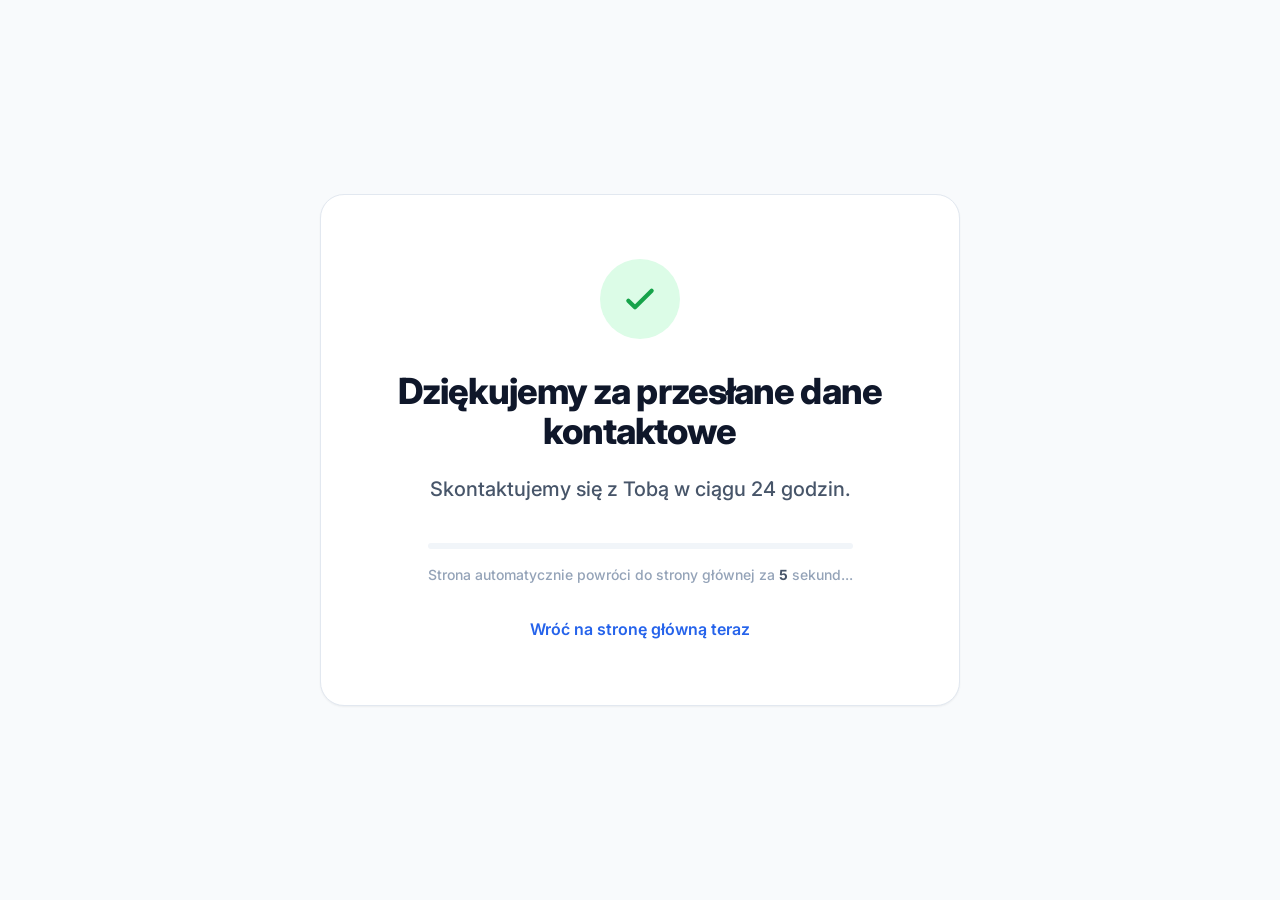
<file: dziekujemy.html>
<!DOCTYPE html>
<html lang="pl">

<head>
    <!-- Google Consent Mode V2 - Domyślne Ustawienia -->
    <script>
        window.dataLayer = window.dataLayer || [];
        function gtag() { dataLayer.push(arguments); }
        gtag('consent', 'default', {
            'analytics_storage': 'denied',
            'ad_storage': 'denied',
            'ad_user_data': 'denied',
            'ad_personalization': 'denied',
            'wait_for_update': 2000
        });
    </script>

    <!-- Google Tag Manager -->
    <script>(function (w, d, s, l, i) {
            w[l] = w[l] || []; w[l].push({
                'gtm.start':
                    new Date().getTime(), event: 'gtm.js'
            }); var f = d.getElementsByTagName(s)[0],
                j = d.createElement(s), dl = l != 'dataLayer' ? '&l=' + l : ''; j.async = true; j.src =
                    'https://www.googletagmanager.com/gtm.js?id=' + i + dl; f.parentNode.insertBefore(j, f);
        })(window, document, 'script', 'dataLayer', 'GTM-5RVBKJGM');</script>
    <!-- End Google Tag Manager -->

    <meta charset="UTF-8">
    <meta name="viewport" content="width=device-width, initial-scale=1.0">
    <title>Dziękujemy | System Targowy</title>
    <link rel="canonical" href="https://systemtargowy.pl/dziekujemy.html">
    <link rel="icon" type="image/svg+xml" href="favicon.svg">

    <!-- Open Graph -->
    <meta property="og:type" content="website">
    <meta property="og:url" content="https://systemtargowy.pl/dziekujemy.html">
    <meta property="og:title" content="Dziękujemy | System Targowy">
    <meta property="og:description" content="Dziękujemy za kontakt. Odezwiemy się wkrótce.">
    <meta property="og:locale" content="pl_PL">
    <meta property="og:site_name" content="System Targowy">
    <meta property="og:image" content="https://systemtargowy.pl/og-image.png">
    <meta property="og:image:width" content="1200">
    <meta property="og:image:height" content="630">
    <meta property="og:image:alt" content="System Targowy – automatyczna obsługa kontaktów po targach">

    <!-- Google Fonts: Inter -->
    <link rel="preconnect" href="https://fonts.googleapis.com">
    <link rel="preconnect" href="https://fonts.gstatic.com" crossorigin>
    <link href="https://fonts.googleapis.com/css2?family=Inter:wght@300;400;500;600;700;800&display=swap"
        rel="stylesheet">

    <!-- Tailwind CSS (local build) -->
    <link rel="stylesheet" href="css/style.css">

</head>

<body
    class="font-sans text-slate-900 antialiased bg-slate-50 selection:bg-blue-100 selection:text-blue-900 h-screen flex flex-col items-center justify-center">
    <!-- Google Tag Manager (noscript) -->
    <noscript><iframe src="https://www.googletagmanager.com/ns.html?id=GTM-5RVBKJGM" height="0" width="0"
            style="display:none;visibility:hidden"></iframe></noscript>
    <!-- End Google Tag Manager (noscript) -->

    <main class="max-w-2xl w-full mx-auto px-4 text-center">
        <div class="bg-white rounded-3xl shadow-sm border border-slate-200 p-10 md:p-16 flex flex-col items-center">

            <div class="w-20 h-20 bg-green-100 rounded-full flex items-center justify-center mb-8 shrink-0">
                <svg class="w-10 h-10 text-green-600" fill="none" viewBox="0 0 24 24" stroke="currentColor"
                    stroke-width="2.5">
                    <path stroke-linecap="round" stroke-linejoin="round" d="M5 13l4 4L19 7" />
                </svg>
            </div>

            <h1 class="text-3xl md:text-4xl font-extrabold text-slate-900 mb-6 tracking-tight">Dziękujemy za przesłane
                dane kontaktowe</h1>

            <p class="text-lg md:text-xl text-slate-600 font-medium mb-10 leading-relaxed max-w-lg">
                Skontaktujemy się z Tobą w ciągu 24 godzin.
            </p>

            <div class="flex flex-col items-center">
                <div class="w-full bg-slate-100 rounded-full h-1.5 mb-4 overflow-hidden relative">
                    <div id="progressBar" class="bg-blue-600 h-1.5 rounded-full absolute top-0 left-0 w-full"
                        style="transition: width 6s linear;"></div>
                </div>
                <p class="text-sm text-slate-400 font-medium">Strona automatycznie powróci do strony głównej za <span
                        id="countdownText" class="text-slate-600 font-bold">6</span> sekund...</p>
            </div>

            <a href="index.html"
                class="mt-8 text-blue-600 font-semibold hover:text-blue-700 transition-colors inline-block">
                Wróć na stronę główną teraz
            </a>
        </div>
    </main>

    <script>
        document.addEventListener('DOMContentLoaded', () => {
            const progressBar = document.getElementById('progressBar');
            const countdownText = document.getElementById('countdownText');
            let timeLeft = 6;

            // Animacja loadera paska
            setTimeout(() => {
                progressBar.style.width = '0%';
            }, 50);

            // Odliczanie sekund
            const interval = setInterval(() => {
                timeLeft--;
                countdownText.innerText = timeLeft;
                if (timeLeft <= 0) {
                    clearInterval(interval);
                    window.location.href = 'index.html';
                }
            }, 1000);
        });
    </script>
</body>

</html>
</file>
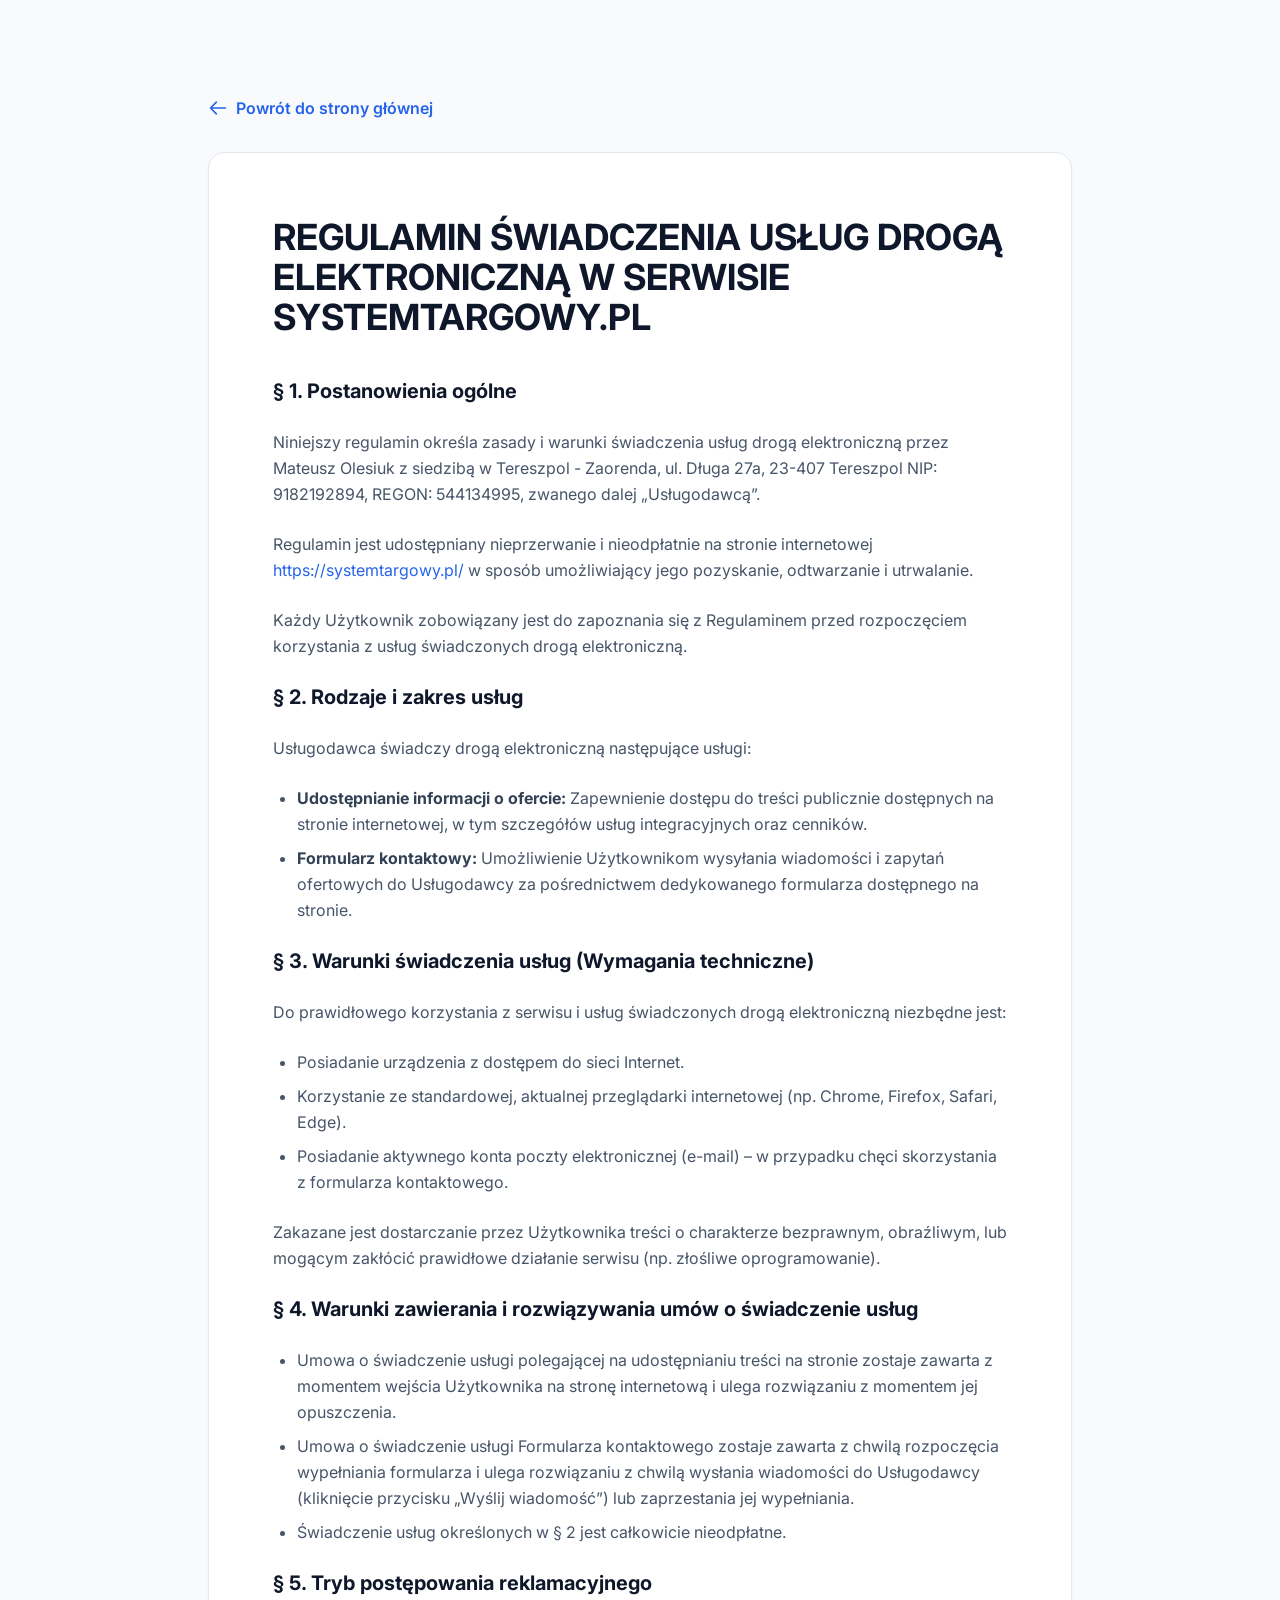
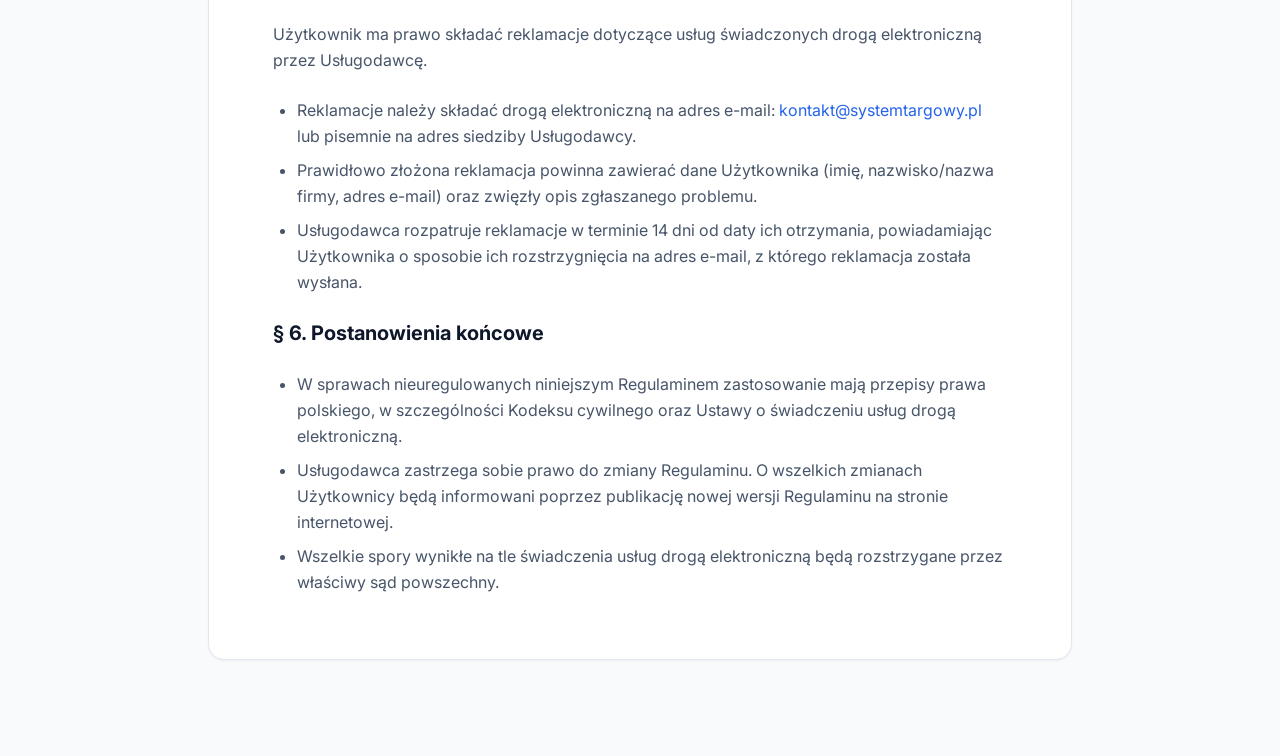
<file: regulamin.html>
<!DOCTYPE html>
<html lang="pl">

<head>
    <!-- Google Consent Mode V2 - Domyślne Ustawienia -->
    <script>
        window.dataLayer = window.dataLayer || [];
        function gtag() { dataLayer.push(arguments); }
        gtag('consent', 'default', {
            'analytics_storage': 'denied',
            'ad_storage': 'denied',
            'ad_user_data': 'denied',
            'ad_personalization': 'denied',
            'wait_for_update': 2000
        });
    </script>

    <!-- Google Tag Manager -->
    <script>(function (w, d, s, l, i) {
            w[l] = w[l] || []; w[l].push({
                'gtm.start':
                    new Date().getTime(), event: 'gtm.js'
            }); var f = d.getElementsByTagName(s)[0],
                j = d.createElement(s), dl = l != 'dataLayer' ? '&l=' + l : ''; j.async = true; j.src =
                    'https://www.googletagmanager.com/gtm.js?id=' + i + dl; f.parentNode.insertBefore(j, f);
        })(window, document, 'script', 'dataLayer', 'GTM-5RVBKJGM');</script>
    <!-- End Google Tag Manager -->

    <meta charset="UTF-8">
    <meta name="viewport" content="width=device-width, initial-scale=1.0">
    <title>Regulamin | System Targowy</title>
    <link rel="canonical" href="https://systemtargowy.pl/regulamin.html">
    <link rel="icon" type="image/svg+xml" href="favicon.svg">

    <!-- Open Graph -->
    <meta property="og:type" content="website">
    <meta property="og:url" content="https://systemtargowy.pl/regulamin.html">
    <meta property="og:title" content="Regulamin | System Targowy">
    <meta property="og:description" content="Regulamin świadczenia usług serwisu systemtargowy.pl.">
    <meta property="og:locale" content="pl_PL">
    <meta property="og:site_name" content="System Targowy">
    <meta property="og:image" content="https://systemtargowy.pl/og-image.png">
    <meta property="og:image:width" content="1200">
    <meta property="og:image:height" content="630">
    <meta property="og:image:alt" content="System Targowy – automatyczna obsługa kontaktów po targach">

    <!-- Google Fonts: Inter -->
    <link rel="preconnect" href="https://fonts.googleapis.com">
    <link rel="preconnect" href="https://fonts.gstatic.com" crossorigin>
    <link href="https://fonts.googleapis.com/css2?family=Inter:wght@300;400;500;600;700;800&display=swap"
        rel="stylesheet">

    <!-- Tailwind CSS (local build) -->
    <link rel="stylesheet" href="css/style.css">
</head>

<body class="font-sans text-slate-900 antialiased bg-slate-50 selection:bg-blue-100 selection:text-blue-900">
    <!-- Google Tag Manager (noscript) -->
    <noscript><iframe src="https://www.googletagmanager.com/ns.html?id=GTM-5RVBKJGM" height="0" width="0"
            style="display:none;visibility:hidden"></iframe></noscript>
    <!-- End Google Tag Manager (noscript) -->

    <main class="max-w-4xl mx-auto px-4 py-16 md:py-24">

        <a href="index.html"
            class="inline-flex items-center text-blue-600 hover:text-blue-700 font-semibold mb-8 transition-colors">
            <svg class="w-5 h-5 mr-2" fill="none" viewBox="0 0 24 24" stroke="currentColor" stroke-width="2">
                <path stroke-linecap="round" stroke-linejoin="round" d="M10 19l-7-7m0 0l7-7m-7 7h18" />
            </svg>
            Powrót do strony głównej
        </a>

        <div class="bg-white rounded-2xl shadow-sm border border-slate-200 p-8 md:p-12 lg:p-16">
            <h1 class="text-3xl md:text-4xl font-bold text-slate-900 mb-8">REGULAMIN ŚWIADCZENIA USŁUG DROGĄ
                ELEKTRONICZNĄ W SERWISIE SYSTEMTARGOWY.PL</h1>

            <div class="text-slate-600 leading-relaxed space-y-6">

                <h2 class="text-xl font-bold text-slate-900 mt-10 mb-4">§ 1. Postanowienia ogólne</h2>
                <p>Niniejszy regulamin określa zasady i warunki świadczenia usług drogą elektroniczną przez Mateusz
                    Olesiuk z siedzibą w Tereszpol - Zaorenda, ul. Długa 27a, 23-407 Tereszpol NIP: 9182192894, REGON:
                    544134995, zwanego dalej „Usługodawcą”.</p>
                <p>Regulamin jest udostępniany nieprzerwanie i nieodpłatnie na stronie internetowej <a
                        href="https://systemtargowy.pl/"
                        class="text-blue-600 hover:underline">https://systemtargowy.pl/</a> w sposób umożliwiający jego
                    pozyskanie, odtwarzanie i utrwalanie.</p>
                <p>Każdy Użytkownik zobowiązany jest do zapoznania się z Regulaminem przed rozpoczęciem korzystania z
                    usług świadczonych drogą elektroniczną.</p>

                <h2 class="text-xl font-bold text-slate-900 mt-10 mb-4">§ 2. Rodzaje i zakres usług</h2>
                <p>Usługodawca świadczy drogą elektroniczną następujące usługi:</p>
                <ul class="list-disc pl-6 space-y-2 mt-2">
                    <li><strong class="text-slate-700">Udostępnianie informacji o ofercie:</strong> Zapewnienie dostępu
                        do treści publicznie dostępnych na stronie internetowej, w tym szczegółów usług integracyjnych oraz cenników.</li>
                    <li><strong class="text-slate-700">Formularz kontaktowy:</strong> Umożliwienie Użytkownikom
                        wysyłania wiadomości i zapytań ofertowych do Usługodawcy za pośrednictwem dedykowanego
                        formularza dostępnego na stronie.</li>
                </ul>

                <h2 class="text-xl font-bold text-slate-900 mt-10 mb-4">§ 3. Warunki świadczenia usług (Wymagania
                    techniczne)</h2>
                <p>Do prawidłowego korzystania z serwisu i usług świadczonych drogą elektroniczną niezbędne jest:</p>
                <ul class="list-disc pl-6 space-y-2 mt-2">
                    <li>Posiadanie urządzenia z dostępem do sieci Internet.</li>
                    <li>Korzystanie ze standardowej, aktualnej przeglądarki internetowej (np. Chrome, Firefox, Safari,
                        Edge).</li>
                    <li>Posiadanie aktywnego konta poczty elektronicznej (e-mail) – w przypadku chęci skorzystania z
                        formularza kontaktowego.</li>
                </ul>
                <p>Zakazane jest dostarczanie przez Użytkownika treści o charakterze bezprawnym, obraźliwym, lub mogącym
                    zakłócić prawidłowe działanie serwisu (np. złośliwe oprogramowanie).</p>

                <h2 class="text-xl font-bold text-slate-900 mt-10 mb-4">§ 4. Warunki zawierania i rozwiązywania umów o
                    świadczenie usług</h2>
                <ul class="list-disc pl-6 space-y-2 mt-2">
                    <li>Umowa o świadczenie usługi polegającej na udostępnianiu treści na stronie zostaje zawarta z
                        momentem wejścia Użytkownika na stronę internetową i ulega rozwiązaniu z momentem jej
                        opuszczenia.</li>
                    <li>Umowa o świadczenie usługi Formularza kontaktowego zostaje zawarta z chwilą rozpoczęcia
                        wypełniania formularza i ulega rozwiązaniu z chwilą wysłania wiadomości do Usługodawcy
                        (kliknięcie przycisku „Wyślij wiadomość”) lub zaprzestania jej wypełniania.</li>
                    <li>Świadczenie usług określonych w § 2 jest całkowicie nieodpłatne.</li>
                </ul>

                <h2 class="text-xl font-bold text-slate-900 mt-10 mb-4">§ 5. Tryb postępowania reklamacyjnego</h2>
                <p>Użytkownik ma prawo składać reklamacje dotyczące usług świadczonych drogą elektroniczną przez
                    Usługodawcę.</p>
                <ul class="list-disc pl-6 space-y-2 mt-2">
                    <li>Reklamacje należy składać drogą elektroniczną na adres e-mail: <a
                            href="mailto:kontakt@systemtargowy.pl"
                            class="text-blue-600 hover:underline">kontakt@systemtargowy.pl</a> lub pisemnie na adres
                        siedziby Usługodawcy.</li>
                    <li>Prawidłowo złożona reklamacja powinna zawierać dane Użytkownika (imię, nazwisko/nazwa firmy,
                        adres e-mail) oraz zwięzły opis zgłaszanego problemu.</li>
                    <li>Usługodawca rozpatruje reklamacje w terminie 14 dni od daty ich otrzymania, powiadamiając
                        Użytkownika o sposobie ich rozstrzygnięcia na adres e-mail, z którego reklamacja została
                        wysłana.</li>
                </ul>

                <h2 class="text-xl font-bold text-slate-900 mt-10 mb-4">§ 6. Postanowienia końcowe</h2>
                <ul class="list-disc pl-6 space-y-2 mt-2">
                    <li>W sprawach nieuregulowanych niniejszym Regulaminem zastosowanie mają przepisy prawa polskiego, w
                        szczególności Kodeksu cywilnego oraz Ustawy o świadczeniu usług drogą elektroniczną.</li>
                    <li>Usługodawca zastrzega sobie prawo do zmiany Regulaminu. O wszelkich zmianach Użytkownicy będą
                        informowani poprzez publikację nowej wersji Regulaminu na stronie internetowej.</li>
                    <li>Wszelkie spory wynikłe na tle świadczenia usług drogą elektroniczną będą rozstrzygane przez
                        właściwy sąd powszechny.</li>
                </ul>

            </div>
        </div>
    </main>

</body>

</html>
</file>
<file: css/style.css>
*,:after,:before{--tw-border-spacing-x:0;--tw-border-spacing-y:0;--tw-translate-x:0;--tw-translate-y:0;--tw-rotate:0;--tw-skew-x:0;--tw-skew-y:0;--tw-scale-x:1;--tw-scale-y:1;--tw-pan-x: ;--tw-pan-y: ;--tw-pinch-zoom: ;--tw-scroll-snap-strictness:proximity;--tw-gradient-from-position: ;--tw-gradient-via-position: ;--tw-gradient-to-position: ;--tw-ordinal: ;--tw-slashed-zero: ;--tw-numeric-figure: ;--tw-numeric-spacing: ;--tw-numeric-fraction: ;--tw-ring-inset: ;--tw-ring-offset-width:0px;--tw-ring-offset-color:#fff;--tw-ring-color:rgba(59,130,246,.5);--tw-ring-offset-shadow:0 0 #0000;--tw-ring-shadow:0 0 #0000;--tw-shadow:0 0 #0000;--tw-shadow-colored:0 0 #0000;--tw-blur: ;--tw-brightness: ;--tw-contrast: ;--tw-grayscale: ;--tw-hue-rotate: ;--tw-invert: ;--tw-saturate: ;--tw-sepia: ;--tw-drop-shadow: ;--tw-backdrop-blur: ;--tw-backdrop-brightness: ;--tw-backdrop-contrast: ;--tw-backdrop-grayscale: ;--tw-backdrop-hue-rotate: ;--tw-backdrop-invert: ;--tw-backdrop-opacity: ;--tw-backdrop-saturate: ;--tw-backdrop-sepia: ;--tw-contain-size: ;--tw-contain-layout: ;--tw-contain-paint: ;--tw-contain-style: }::backdrop{--tw-border-spacing-x:0;--tw-border-spacing-y:0;--tw-translate-x:0;--tw-translate-y:0;--tw-rotate:0;--tw-skew-x:0;--tw-skew-y:0;--tw-scale-x:1;--tw-scale-y:1;--tw-pan-x: ;--tw-pan-y: ;--tw-pinch-zoom: ;--tw-scroll-snap-strictness:proximity;--tw-gradient-from-position: ;--tw-gradient-via-position: ;--tw-gradient-to-position: ;--tw-ordinal: ;--tw-slashed-zero: ;--tw-numeric-figure: ;--tw-numeric-spacing: ;--tw-numeric-fraction: ;--tw-ring-inset: ;--tw-ring-offset-width:0px;--tw-ring-offset-color:#fff;--tw-ring-color:rgba(59,130,246,.5);--tw-ring-offset-shadow:0 0 #0000;--tw-ring-shadow:0 0 #0000;--tw-shadow:0 0 #0000;--tw-shadow-colored:0 0 #0000;--tw-blur: ;--tw-brightness: ;--tw-contrast: ;--tw-grayscale: ;--tw-hue-rotate: ;--tw-invert: ;--tw-saturate: ;--tw-sepia: ;--tw-drop-shadow: ;--tw-backdrop-blur: ;--tw-backdrop-brightness: ;--tw-backdrop-contrast: ;--tw-backdrop-grayscale: ;--tw-backdrop-hue-rotate: ;--tw-backdrop-invert: ;--tw-backdrop-opacity: ;--tw-backdrop-saturate: ;--tw-backdrop-sepia: ;--tw-contain-size: ;--tw-contain-layout: ;--tw-contain-paint: ;--tw-contain-style: }/*! tailwindcss v3.4.19 | MIT License | https://tailwindcss.com*/*,:after,:before{border:0 solid #e5e7eb;box-sizing:border-box}:after,:before{--tw-content:""}:host,html{line-height:1.5;-webkit-text-size-adjust:100%;font-family:Inter,sans-serif;font-feature-settings:normal;font-variation-settings:normal;-moz-tab-size:4;-o-tab-size:4;tab-size:4;-webkit-tap-highlight-color:transparent}body{line-height:inherit;margin:0}hr{border-top-width:1px;color:inherit;height:0}abbr:where([title]){-webkit-text-decoration:underline dotted;text-decoration:underline dotted}h1,h2,h3,h4,h5,h6{font-size:inherit;font-weight:inherit}a{color:inherit;text-decoration:inherit}b,strong{font-weight:bolder}code,kbd,pre,samp{font-family:ui-monospace,SFMono-Regular,Menlo,Monaco,Consolas,Liberation Mono,Courier New,monospace;font-feature-settings:normal;font-size:1em;font-variation-settings:normal}small{font-size:80%}sub,sup{font-size:75%;line-height:0;position:relative;vertical-align:baseline}sub{bottom:-.25em}sup{top:-.5em}table{border-collapse:collapse;border-color:inherit;text-indent:0}button,input,optgroup,select,textarea{color:inherit;font-family:inherit;font-feature-settings:inherit;font-size:100%;font-variation-settings:inherit;font-weight:inherit;letter-spacing:inherit;line-height:inherit;margin:0;padding:0}button,select{text-transform:none}button,input:where([type=button]),input:where([type=reset]),input:where([type=submit]){-webkit-appearance:button;background-color:transparent;background-image:none}:-moz-focusring{outline:auto}:-moz-ui-invalid{box-shadow:none}progress{vertical-align:baseline}::-webkit-inner-spin-button,::-webkit-outer-spin-button{height:auto}[type=search]{-webkit-appearance:textfield;outline-offset:-2px}::-webkit-search-decoration{-webkit-appearance:none}::-webkit-file-upload-button{-webkit-appearance:button;font:inherit}summary{display:list-item}blockquote,dd,dl,figure,h1,h2,h3,h4,h5,h6,hr,p,pre{margin:0}fieldset{margin:0}fieldset,legend{padding:0}menu,ol,ul{list-style:none;margin:0;padding:0}dialog{padding:0}textarea{resize:vertical}input::-moz-placeholder,textarea::-moz-placeholder{color:#9ca3af;opacity:1}input::placeholder,textarea::placeholder{color:#9ca3af;opacity:1}[role=button],button{cursor:pointer}:disabled{cursor:default}audio,canvas,embed,iframe,img,object,svg,video{display:block;vertical-align:middle}img,video{height:auto;max-width:100%}[hidden]:where(:not([hidden=until-found])){display:none}.\!container{width:100%!important}.container{width:100%}@media (min-width:640px){.\!container{max-width:640px!important}.container{max-width:640px}}@media (min-width:768px){.\!container{max-width:768px!important}.container{max-width:768px}}@media (min-width:1024px){.\!container{max-width:1024px!important}.container{max-width:1024px}}@media (min-width:1280px){.\!container{max-width:1280px!important}.container{max-width:1280px}}@media (min-width:1536px){.\!container{max-width:1536px!important}.container{max-width:1536px}}.pointer-events-none{pointer-events:none}.visible{visibility:visible}.fixed{position:fixed}.absolute{position:absolute}.relative{position:relative}.sticky{position:sticky}.inset-0{inset:0}.-bottom-\[20rem\]{bottom:-20rem}.-left-\[10\%\]{left:-10%}.-left-\[35\%\]{left:-35%}.-right-\[10\%\]{right:-10%}.-top-24{top:-6rem}.bottom-6{bottom:1.5rem}.bottom-\[20\%\]{bottom:20%}.left-0{left:0}.left-1\/2{left:50%}.left-6{left:1.5rem}.left-\[12\.5\%\]{left:12.5%}.left-\[30\%\]{left:30%}.right-0{right:0}.right-\[12\.5\%\]{right:12.5%}.top-0{top:0}.top-32{top:8rem}.top-\[10\%\]{top:10%}.top-\[10vh\]{top:10vh}.top-\[3rem\]{top:3rem}.top-\[40\%\]{top:40%}.top-\[90\%\]{top:90%}.top-full{top:100%}.z-0{z-index:0}.z-10{z-index:10}.z-20{z-index:20}.z-30{z-index:30}.z-50{z-index:50}.mx-auto{margin-left:auto;margin-right:auto}.-mr-16{margin-right:-4rem}.-mt-16{margin-top:-4rem}.mb-1{margin-bottom:.25rem}.mb-10{margin-bottom:2.5rem}.mb-12{margin-bottom:3rem}.mb-14{margin-bottom:3.5rem}.mb-16{margin-bottom:4rem}.mb-2{margin-bottom:.5rem}.mb-3{margin-bottom:.75rem}.mb-4{margin-bottom:1rem}.mb-6{margin-bottom:1.5rem}.mb-8{margin-bottom:2rem}.ml-3{margin-left:.75rem}.ml-4{margin-left:1rem}.mr-2{margin-right:.5rem}.mr-5{margin-right:1.25rem}.mt-1\.5{margin-top:.375rem}.mt-10{margin-top:2.5rem}.mt-12{margin-top:3rem}.mt-16{margin-top:4rem}.mt-2{margin-top:.5rem}.mt-24{margin-top:6rem}.mt-3{margin-top:.75rem}.mt-4{margin-top:1rem}.mt-8{margin-top:2rem}.mt-\[5vh\]{margin-top:5vh}.block{display:block}.inline-block{display:inline-block}.flex{display:flex}.inline-flex{display:inline-flex}.\!grid{display:grid!important}.grid{display:grid}.hidden{display:none}.aspect-square{aspect-ratio:1/1}.h-0\.5{height:.125rem}.h-1\.5{height:.375rem}.h-10{height:2.5rem}.h-11{height:2.75rem}.h-12{height:3rem}.h-14{height:3.5rem}.h-2\.5{height:.625rem}.h-20{height:5rem}.h-32{height:8rem}.h-4{height:1rem}.h-5{height:1.25rem}.h-60{height:15rem}.h-7{height:1.75rem}.h-\[30rem\]{height:30rem}.h-\[35rem\]{height:35rem}.h-\[40\%\]{height:40%}.h-\[40rem\]{height:40rem}.h-\[60\%\]{height:60%}.h-\[60px\]{height:60px}.h-\[60rem\]{height:60rem}.h-\[650px\]{height:650px}.h-auto{height:auto}.h-full{height:100%}.h-px{height:1px}.h-screen{height:100vh}.w-0\.5{width:.125rem}.w-1{width:.25rem}.w-10{width:2.5rem}.w-12{width:3rem}.w-14{width:3.5rem}.w-20{width:5rem}.w-32{width:8rem}.w-4{width:1rem}.w-5{width:1.25rem}.w-7{width:1.75rem}.w-\[30rem\]{width:30rem}.w-\[35rem\]{width:35rem}.w-\[40rem\]{width:40rem}.w-\[60rem\]{width:60rem}.w-full{width:100%}.w-px{width:1px}.max-w-2xl{max-width:42rem}.max-w-3xl{max-width:48rem}.max-w-4xl{max-width:56rem}.max-w-6xl{max-width:72rem}.max-w-7xl{max-width:80rem}.max-w-\[1500px\]{max-width:1500px}.max-w-\[320px\]{max-width:320px}.max-w-lg{max-width:32rem}.max-w-md{max-width:28rem}.max-w-none{max-width:none}.max-w-sm{max-width:24rem}.flex-1{flex:1 1 0%}.shrink-0{flex-shrink:0}.-translate-x-1\/2{--tw-translate-x:-50%}.-translate-x-1\/2,.-translate-x-1\/3{transform:translate(var(--tw-translate-x),var(--tw-translate-y)) rotate(var(--tw-rotate)) skewX(var(--tw-skew-x)) skewY(var(--tw-skew-y)) scaleX(var(--tw-scale-x)) scaleY(var(--tw-scale-y))}.-translate-x-1\/3{--tw-translate-x:-33.333333%}.-translate-y-1\/2{--tw-translate-y:-50%}.-translate-y-1\/2,.translate-y-0{transform:translate(var(--tw-translate-x),var(--tw-translate-y)) rotate(var(--tw-rotate)) skewX(var(--tw-skew-x)) skewY(var(--tw-skew-y)) scaleX(var(--tw-scale-x)) scaleY(var(--tw-scale-y))}.translate-y-0{--tw-translate-y:0px}.translate-y-4{--tw-translate-y:1rem}.transform,.translate-y-4{transform:translate(var(--tw-translate-x),var(--tw-translate-y)) rotate(var(--tw-rotate)) skewX(var(--tw-skew-x)) skewY(var(--tw-skew-y)) scaleX(var(--tw-scale-x)) scaleY(var(--tw-scale-y))}@keyframes bounce{0%,to{animation-timing-function:cubic-bezier(.8,0,1,1);transform:translateY(-25%)}50%{animation-timing-function:cubic-bezier(0,0,.2,1);transform:none}}.animate-bounce{animation:bounce 1s infinite}@keyframes pulse{50%{opacity:.5}}.animate-pulse{animation:pulse 2s cubic-bezier(.4,0,.6,1) infinite}.cursor-pointer{cursor:pointer}.resize-y{resize:vertical}.resize{resize:both}.list-disc{list-style-type:disc}.grid-cols-1{grid-template-columns:repeat(1,minmax(0,1fr))}.flex-col{flex-direction:column}.flex-wrap{flex-wrap:wrap}.items-start{align-items:flex-start}.items-center{align-items:center}.justify-start{justify-content:flex-start}.justify-center{justify-content:center}.justify-between{justify-content:space-between}.gap-10{gap:2.5rem}.gap-12{gap:3rem}.gap-16{gap:4rem}.gap-2{gap:.5rem}.gap-4{gap:1rem}.gap-5{gap:1.25rem}.gap-6{gap:1.5rem}.gap-8{gap:2rem}.space-y-2>:not([hidden])~:not([hidden]){--tw-space-y-reverse:0;margin-bottom:calc(.5rem*var(--tw-space-y-reverse));margin-top:calc(.5rem*(1 - var(--tw-space-y-reverse)))}.space-y-4>:not([hidden])~:not([hidden]){--tw-space-y-reverse:0;margin-bottom:calc(1rem*var(--tw-space-y-reverse));margin-top:calc(1rem*(1 - var(--tw-space-y-reverse)))}.space-y-6>:not([hidden])~:not([hidden]){--tw-space-y-reverse:0;margin-bottom:calc(1.5rem*var(--tw-space-y-reverse));margin-top:calc(1.5rem*(1 - var(--tw-space-y-reverse)))}.overflow-hidden{overflow:hidden}.overflow-x-hidden{overflow-x:hidden}.text-balance{text-wrap:balance}.break-words{overflow-wrap:break-word}.break-all{word-break:break-all}.rounded{border-radius:.25rem}.rounded-2xl{border-radius:1rem}.rounded-3xl{border-radius:1.5rem}.rounded-\[2\.5rem\]{border-radius:2.5rem}.rounded-\[40\%_60\%_70\%_30\%_\/_40\%_50\%_60\%_50\%\]{border-radius:40% 60% 70% 30%/40% 50% 60% 50%}.rounded-full{border-radius:9999px}.rounded-lg{border-radius:.5rem}.rounded-xl{border-radius:.75rem}.border{border-width:1px}.border-2{border-width:2px}.border-4{border-width:4px}.border-b{border-bottom-width:1px}.border-b-2{border-bottom-width:2px}.border-t{border-top-width:1px}.border-blue-100{--tw-border-opacity:1;border-color:rgb(219 234 254/var(--tw-border-opacity,1))}.border-blue-500{--tw-border-opacity:1;border-color:rgb(59 130 246/var(--tw-border-opacity,1))}.border-blue-500\/30{border-color:rgba(59,130,246,.3)}.border-green-200{--tw-border-opacity:1;border-color:rgb(187 247 208/var(--tw-border-opacity,1))}.border-indigo-400\/20{border-color:rgba(129,140,248,.2)}.border-red-200{--tw-border-opacity:1;border-color:rgb(254 202 202/var(--tw-border-opacity,1))}.border-slate-100{--tw-border-opacity:1;border-color:rgb(241 245 249/var(--tw-border-opacity,1))}.border-slate-200{--tw-border-opacity:1;border-color:rgb(226 232 240/var(--tw-border-opacity,1))}.border-slate-300{--tw-border-opacity:1;border-color:rgb(203 213 225/var(--tw-border-opacity,1))}.border-slate-800{--tw-border-opacity:1;border-color:rgb(30 41 59/var(--tw-border-opacity,1))}.border-transparent{border-color:transparent}.border-white{--tw-border-opacity:1;border-color:rgb(255 255 255/var(--tw-border-opacity,1))}.border-white\/10{border-color:hsla(0,0%,100%,.1)}.border-white\/20{border-color:hsla(0,0%,100%,.2)}.bg-blue-100{--tw-bg-opacity:1;background-color:rgb(219 234 254/var(--tw-bg-opacity,1))}.bg-blue-100\/40{background-color:rgba(219,234,254,.4)}.bg-blue-400{--tw-bg-opacity:1;background-color:rgb(96 165 250/var(--tw-bg-opacity,1))}.bg-blue-50\/50{background-color:rgba(239,246,255,.5)}.bg-blue-500\/10{background-color:rgba(59,130,246,.1)}.bg-blue-600{--tw-bg-opacity:1;background-color:rgb(37 99 235/var(--tw-bg-opacity,1))}.bg-green-100{--tw-bg-opacity:1;background-color:rgb(220 252 231/var(--tw-bg-opacity,1))}.bg-green-50{--tw-bg-opacity:1;background-color:rgb(240 253 244/var(--tw-bg-opacity,1))}.bg-indigo-100\/40{background-color:rgba(224,231,255,.4)}.bg-indigo-500\/25{background-color:rgba(99,102,241,.25)}.bg-red-50{--tw-bg-opacity:1;background-color:rgb(254 242 242/var(--tw-bg-opacity,1))}.bg-slate-100{--tw-bg-opacity:1;background-color:rgb(241 245 249/var(--tw-bg-opacity,1))}.bg-slate-200{--tw-bg-opacity:1;background-color:rgb(226 232 240/var(--tw-bg-opacity,1))}.bg-slate-200\/30{background-color:rgba(226,232,240,.3)}.bg-slate-50{--tw-bg-opacity:1;background-color:rgb(248 250 252/var(--tw-bg-opacity,1))}.bg-slate-800{--tw-bg-opacity:1;background-color:rgb(30 41 59/var(--tw-bg-opacity,1))}.bg-slate-900{--tw-bg-opacity:1;background-color:rgb(15 23 42/var(--tw-bg-opacity,1))}.bg-white{--tw-bg-opacity:1;background-color:rgb(255 255 255/var(--tw-bg-opacity,1))}.bg-white\/10{background-color:hsla(0,0%,100%,.1)}.bg-white\/5{background-color:hsla(0,0%,100%,.05)}.bg-white\/70{background-color:hsla(0,0%,100%,.7)}.bg-white\/80{background-color:hsla(0,0%,100%,.8)}.bg-\[url\(\'https\:\/\/www\.transparenttextures\.com\/patterns\/carbon-fibre\.png\'\)\]{background-image:url(https://www.transparenttextures.com/patterns/carbon-fibre.png)}.bg-gradient-to-b{background-image:linear-gradient(to bottom,var(--tw-gradient-stops))}.bg-gradient-to-br{background-image:linear-gradient(to bottom right,var(--tw-gradient-stops))}.bg-gradient-to-r{background-image:linear-gradient(to right,var(--tw-gradient-stops))}.from-blue-300{--tw-gradient-from:#93c5fd var(--tw-gradient-from-position);--tw-gradient-to:rgba(147,197,253,0) var(--tw-gradient-to-position);--tw-gradient-stops:var(--tw-gradient-from),var(--tw-gradient-to)}.from-blue-500\/50{--tw-gradient-from:rgba(59,130,246,.5) var(--tw-gradient-from-position);--tw-gradient-to:rgba(59,130,246,0) var(--tw-gradient-to-position);--tw-gradient-stops:var(--tw-gradient-from),var(--tw-gradient-to)}.from-blue-600{--tw-gradient-from:#2563eb var(--tw-gradient-from-position);--tw-gradient-to:rgba(37,99,235,0) var(--tw-gradient-to-position);--tw-gradient-stops:var(--tw-gradient-from),var(--tw-gradient-to)}.from-slate-900{--tw-gradient-from:#0f172a var(--tw-gradient-from-position);--tw-gradient-to:rgba(15,23,42,0) var(--tw-gradient-to-position);--tw-gradient-stops:var(--tw-gradient-from),var(--tw-gradient-to)}.via-blue-500{--tw-gradient-to:rgba(59,130,246,0) var(--tw-gradient-to-position);--tw-gradient-stops:var(--tw-gradient-from),#3b82f6 var(--tw-gradient-via-position),var(--tw-gradient-to)}.to-blue-300{--tw-gradient-to:#93c5fd var(--tw-gradient-to-position)}.to-blue-800{--tw-gradient-to:#1e40af var(--tw-gradient-to-position)}.to-blue-950{--tw-gradient-to:#172554 var(--tw-gradient-to-position)}.to-transparent{--tw-gradient-to:transparent var(--tw-gradient-to-position)}.fill-white{fill:#fff}.p-1{padding:.25rem}.p-10{padding:2.5rem}.p-4{padding:1rem}.p-6{padding:1.5rem}.p-8{padding:2rem}.px-4{padding-left:1rem;padding-right:1rem}.px-6{padding-left:1.5rem;padding-right:1.5rem}.px-8{padding-left:2rem;padding-right:2rem}.py-16{padding-bottom:4rem;padding-top:4rem}.py-20{padding-bottom:5rem;padding-top:5rem}.py-24{padding-bottom:6rem;padding-top:6rem}.py-3{padding-bottom:.75rem;padding-top:.75rem}.py-4{padding-bottom:1rem;padding-top:1rem}.pb-1{padding-bottom:.25rem}.pb-12{padding-bottom:3rem}.pb-28{padding-bottom:7rem}.pb-6{padding-bottom:1.5rem}.pb-8{padding-bottom:2rem}.pl-6{padding-left:1.5rem}.pt-12{padding-top:3rem}.pt-16{padding-top:4rem}.pt-20{padding-top:5rem}.text-left{text-align:left}.text-center{text-align:center}.font-sans{font-family:Inter,sans-serif}.text-2xl{font-size:1.5rem;line-height:2rem}.text-3xl{font-size:1.875rem;line-height:2.25rem}.text-4xl{font-size:2.25rem;line-height:2.5rem}.text-5xl{font-size:3rem;line-height:1}.text-\[0\.65rem\]{font-size:.65rem}.text-\[0\.85rem\]{font-size:.85rem}.text-\[0\.95rem\]{font-size:.95rem}.text-\[10px\]{font-size:10px}.text-base{font-size:1rem;line-height:1.5rem}.text-lg{font-size:1.125rem;line-height:1.75rem}.text-sm{font-size:.875rem;line-height:1.25rem}.text-xl{font-size:1.25rem;line-height:1.75rem}.text-xs{font-size:.75rem;line-height:1rem}.font-bold{font-weight:700}.font-extrabold{font-weight:800}.font-light{font-weight:300}.font-medium{font-weight:500}.font-semibold{font-weight:600}.uppercase{text-transform:uppercase}.leading-\[1\.15\]{line-height:1.15}.leading-\[1\.7\]{line-height:1.7}.leading-\[1\.8\]{line-height:1.8}.leading-none{line-height:1}.leading-relaxed{line-height:1.625}.leading-snug{line-height:1.375}.tracking-tight{letter-spacing:-.025em}.tracking-tighter{letter-spacing:-.05em}.tracking-wide{letter-spacing:.025em}.tracking-widest{letter-spacing:.1em}.text-blue-200{--tw-text-opacity:1;color:rgb(191 219 254/var(--tw-text-opacity,1))}.text-blue-400{--tw-text-opacity:1;color:rgb(96 165 250/var(--tw-text-opacity,1))}.text-blue-50{--tw-text-opacity:1;color:rgb(239 246 255/var(--tw-text-opacity,1))}.text-blue-500{--tw-text-opacity:1;color:rgb(59 130 246/var(--tw-text-opacity,1))}.text-blue-600{--tw-text-opacity:1;color:rgb(37 99 235/var(--tw-text-opacity,1))}.text-blue-700{--tw-text-opacity:1;color:rgb(29 78 216/var(--tw-text-opacity,1))}.text-blue-950{--tw-text-opacity:1;color:rgb(23 37 84/var(--tw-text-opacity,1))}.text-green-600{--tw-text-opacity:1;color:rgb(22 163 74/var(--tw-text-opacity,1))}.text-green-700{--tw-text-opacity:1;color:rgb(21 128 61/var(--tw-text-opacity,1))}.text-red-600{--tw-text-opacity:1;color:rgb(220 38 38/var(--tw-text-opacity,1))}.text-slate-300{--tw-text-opacity:1;color:rgb(203 213 225/var(--tw-text-opacity,1))}.text-slate-400{--tw-text-opacity:1;color:rgb(148 163 184/var(--tw-text-opacity,1))}.text-slate-500{--tw-text-opacity:1;color:rgb(100 116 139/var(--tw-text-opacity,1))}.text-slate-600{--tw-text-opacity:1;color:rgb(71 85 105/var(--tw-text-opacity,1))}.text-slate-700{--tw-text-opacity:1;color:rgb(51 65 85/var(--tw-text-opacity,1))}.text-slate-800{--tw-text-opacity:1;color:rgb(30 41 59/var(--tw-text-opacity,1))}.text-slate-900{--tw-text-opacity:1;color:rgb(15 23 42/var(--tw-text-opacity,1))}.text-white{--tw-text-opacity:1;color:rgb(255 255 255/var(--tw-text-opacity,1))}.underline{text-decoration-line:underline}.antialiased{-webkit-font-smoothing:antialiased;-moz-osx-font-smoothing:grayscale}.opacity-0{opacity:0}.opacity-10{opacity:.1}.opacity-100{opacity:1}.opacity-20{opacity:.2}.opacity-40{opacity:.4}.opacity-50{opacity:.5}.mix-blend-multiply{mix-blend-mode:multiply}.shadow-2xl{--tw-shadow:0 25px 50px -12px rgba(0,0,0,.25);--tw-shadow-colored:0 25px 50px -12px var(--tw-shadow-color)}.shadow-2xl,.shadow-lg{box-shadow:var(--tw-ring-offset-shadow,0 0 #0000),var(--tw-ring-shadow,0 0 #0000),var(--tw-shadow)}.shadow-lg{--tw-shadow:0 10px 15px -3px rgba(0,0,0,.1),0 4px 6px -4px rgba(0,0,0,.1);--tw-shadow-colored:0 10px 15px -3px var(--tw-shadow-color),0 4px 6px -4px var(--tw-shadow-color)}.shadow-md{--tw-shadow:0 4px 6px -1px rgba(0,0,0,.1),0 2px 4px -2px rgba(0,0,0,.1);--tw-shadow-colored:0 4px 6px -1px var(--tw-shadow-color),0 2px 4px -2px var(--tw-shadow-color)}.shadow-md,.shadow-sm{box-shadow:var(--tw-ring-offset-shadow,0 0 #0000),var(--tw-ring-shadow,0 0 #0000),var(--tw-shadow)}.shadow-sm{--tw-shadow:0 1px 2px 0 rgba(0,0,0,.05);--tw-shadow-colored:0 1px 2px 0 var(--tw-shadow-color)}.shadow-xl{--tw-shadow:0 20px 25px -5px rgba(0,0,0,.1),0 8px 10px -6px rgba(0,0,0,.1);--tw-shadow-colored:0 20px 25px -5px var(--tw-shadow-color),0 8px 10px -6px var(--tw-shadow-color);box-shadow:var(--tw-ring-offset-shadow,0 0 #0000),var(--tw-ring-shadow,0 0 #0000),var(--tw-shadow)}.shadow-blue-600\/30{--tw-shadow-color:rgba(37,99,235,.3);--tw-shadow:var(--tw-shadow-colored)}.shadow-blue-600\/40{--tw-shadow-color:rgba(37,99,235,.4);--tw-shadow:var(--tw-shadow-colored)}.outline-none{outline:2px solid transparent;outline-offset:2px}.ring-4{--tw-ring-offset-shadow:var(--tw-ring-inset) 0 0 0 var(--tw-ring-offset-width) var(--tw-ring-offset-color);--tw-ring-shadow:var(--tw-ring-inset) 0 0 0 calc(4px + var(--tw-ring-offset-width)) var(--tw-ring-color)}.ring-4,.ring-8{box-shadow:var(--tw-ring-offset-shadow),var(--tw-ring-shadow),var(--tw-shadow,0 0 #0000)}.ring-8{--tw-ring-offset-shadow:var(--tw-ring-inset) 0 0 0 var(--tw-ring-offset-width) var(--tw-ring-offset-color);--tw-ring-shadow:var(--tw-ring-inset) 0 0 0 calc(8px + var(--tw-ring-offset-width)) var(--tw-ring-color)}.ring-slate-50{--tw-ring-opacity:1;--tw-ring-color:rgb(248 250 252/var(--tw-ring-opacity,1))}.ring-slate-900{--tw-ring-opacity:1;--tw-ring-color:rgb(15 23 42/var(--tw-ring-opacity,1))}.blur{--tw-blur:blur(8px)}.blur,.blur-3xl{filter:var(--tw-blur) var(--tw-brightness) var(--tw-contrast) var(--tw-grayscale) var(--tw-hue-rotate) var(--tw-invert) var(--tw-saturate) var(--tw-sepia) var(--tw-drop-shadow)}.blur-3xl{--tw-blur:blur(64px)}.blur-\[100px\]{--tw-blur:blur(100px)}.blur-\[100px\],.blur-\[140px\]{filter:var(--tw-blur) var(--tw-brightness) var(--tw-contrast) var(--tw-grayscale) var(--tw-hue-rotate) var(--tw-invert) var(--tw-saturate) var(--tw-sepia) var(--tw-drop-shadow)}.blur-\[140px\]{--tw-blur:blur(140px)}.drop-shadow-2xl{--tw-drop-shadow:drop-shadow(0 25px 25px rgba(0,0,0,.15))}.drop-shadow-2xl,.drop-shadow-lg{filter:var(--tw-blur) var(--tw-brightness) var(--tw-contrast) var(--tw-grayscale) var(--tw-hue-rotate) var(--tw-invert) var(--tw-saturate) var(--tw-sepia) var(--tw-drop-shadow)}.drop-shadow-lg{--tw-drop-shadow:drop-shadow(0 10px 8px rgba(0,0,0,.04)) drop-shadow(0 4px 3px rgba(0,0,0,.1))}.drop-shadow-xl{--tw-drop-shadow:drop-shadow(0 20px 13px rgba(0,0,0,.03)) drop-shadow(0 8px 5px rgba(0,0,0,.08))}.drop-shadow-xl,.filter{filter:var(--tw-blur) var(--tw-brightness) var(--tw-contrast) var(--tw-grayscale) var(--tw-hue-rotate) var(--tw-invert) var(--tw-saturate) var(--tw-sepia) var(--tw-drop-shadow)}.backdrop-blur-md{--tw-backdrop-blur:blur(12px)}.backdrop-blur-md,.backdrop-blur-sm{-webkit-backdrop-filter:var(--tw-backdrop-blur) var(--tw-backdrop-brightness) var(--tw-backdrop-contrast) var(--tw-backdrop-grayscale) var(--tw-backdrop-hue-rotate) var(--tw-backdrop-invert) var(--tw-backdrop-opacity) var(--tw-backdrop-saturate) var(--tw-backdrop-sepia);backdrop-filter:var(--tw-backdrop-blur) var(--tw-backdrop-brightness) var(--tw-backdrop-contrast) var(--tw-backdrop-grayscale) var(--tw-backdrop-hue-rotate) var(--tw-backdrop-invert) var(--tw-backdrop-opacity) var(--tw-backdrop-saturate) var(--tw-backdrop-sepia)}.backdrop-blur-sm{--tw-backdrop-blur:blur(4px)}.transition{transition-duration:.15s;transition-property:color,background-color,border-color,text-decoration-color,fill,stroke,opacity,box-shadow,transform,filter,-webkit-backdrop-filter;transition-property:color,background-color,border-color,text-decoration-color,fill,stroke,opacity,box-shadow,transform,filter,backdrop-filter;transition-property:color,background-color,border-color,text-decoration-color,fill,stroke,opacity,box-shadow,transform,filter,backdrop-filter,-webkit-backdrop-filter;transition-timing-function:cubic-bezier(.4,0,.2,1)}.transition-all{transition-duration:.15s;transition-property:all;transition-timing-function:cubic-bezier(.4,0,.2,1)}.transition-colors{transition-duration:.15s;transition-property:color,background-color,border-color,text-decoration-color,fill,stroke;transition-timing-function:cubic-bezier(.4,0,.2,1)}.transition-shadow{transition-duration:.15s;transition-property:box-shadow;transition-timing-function:cubic-bezier(.4,0,.2,1)}.transition-transform{transition-duration:.15s;transition-property:transform;transition-timing-function:cubic-bezier(.4,0,.2,1)}.duration-300{transition-duration:.3s}.ease-in-out{transition-timing-function:cubic-bezier(.4,0,.2,1)}.will-change-transform{will-change:transform}html{scroll-behavior:smooth}details>summary{list-style:none}details>summary::-webkit-details-marker{display:none}@media (min-width:768px){.stat-card{transition:transform .3s cubic-bezier(.34,1.56,.64,1),box-shadow .3s ease;will-change:transform}.stat-card:hover{background-color:#fff;border-color:#e2e8f0;box-shadow:0 24px 48px -12px rgba(0,0,0,.12),0 8px 16px -6px rgba(0,0,0,.08);transform:translateY(-12px) scale(1.05)}}.selection\:bg-blue-100 ::-moz-selection{--tw-bg-opacity:1;background-color:rgb(219 234 254/var(--tw-bg-opacity,1))}.selection\:bg-blue-100 ::selection{--tw-bg-opacity:1;background-color:rgb(219 234 254/var(--tw-bg-opacity,1))}.selection\:text-blue-900 ::-moz-selection{--tw-text-opacity:1;color:rgb(30 58 138/var(--tw-text-opacity,1))}.selection\:text-blue-900 ::selection{--tw-text-opacity:1;color:rgb(30 58 138/var(--tw-text-opacity,1))}.selection\:bg-blue-100::-moz-selection{--tw-bg-opacity:1;background-color:rgb(219 234 254/var(--tw-bg-opacity,1))}.selection\:bg-blue-100::selection{--tw-bg-opacity:1;background-color:rgb(219 234 254/var(--tw-bg-opacity,1))}.selection\:text-blue-900::-moz-selection{--tw-text-opacity:1;color:rgb(30 58 138/var(--tw-text-opacity,1))}.selection\:text-blue-900::selection{--tw-text-opacity:1;color:rgb(30 58 138/var(--tw-text-opacity,1))}.hover\:-translate-y-0\.5:hover{--tw-translate-y:-0.125rem}.hover\:-translate-y-0\.5:hover,.hover\:-translate-y-1:hover{transform:translate(var(--tw-translate-x),var(--tw-translate-y)) rotate(var(--tw-rotate)) skewX(var(--tw-skew-x)) skewY(var(--tw-skew-y)) scaleX(var(--tw-scale-x)) scaleY(var(--tw-scale-y))}.hover\:-translate-y-1:hover{--tw-translate-y:-0.25rem}.hover\:bg-blue-700:hover{--tw-bg-opacity:1;background-color:rgb(29 78 216/var(--tw-bg-opacity,1))}.hover\:text-blue-400:hover{--tw-text-opacity:1;color:rgb(96 165 250/var(--tw-text-opacity,1))}.hover\:text-blue-600:hover{--tw-text-opacity:1;color:rgb(37 99 235/var(--tw-text-opacity,1))}.hover\:text-blue-700:hover{--tw-text-opacity:1;color:rgb(29 78 216/var(--tw-text-opacity,1))}.hover\:text-blue-800:hover{--tw-text-opacity:1;color:rgb(30 64 175/var(--tw-text-opacity,1))}.hover\:text-white:hover{--tw-text-opacity:1;color:rgb(255 255 255/var(--tw-text-opacity,1))}.hover\:underline:hover{text-decoration-line:underline}.hover\:shadow-2xl:hover{--tw-shadow:0 25px 50px -12px rgba(0,0,0,.25);--tw-shadow-colored:0 25px 50px -12px var(--tw-shadow-color)}.hover\:shadow-2xl:hover,.hover\:shadow-xl:hover{box-shadow:var(--tw-ring-offset-shadow,0 0 #0000),var(--tw-ring-shadow,0 0 #0000),var(--tw-shadow)}.hover\:shadow-xl:hover{--tw-shadow:0 20px 25px -5px rgba(0,0,0,.1),0 8px 10px -6px rgba(0,0,0,.1);--tw-shadow-colored:0 20px 25px -5px var(--tw-shadow-color),0 8px 10px -6px var(--tw-shadow-color)}.focus\:border-blue-600:focus{--tw-border-opacity:1;border-color:rgb(37 99 235/var(--tw-border-opacity,1))}.focus\:bg-white:focus{--tw-bg-opacity:1;background-color:rgb(255 255 255/var(--tw-bg-opacity,1))}.focus\:ring-2:focus{--tw-ring-offset-shadow:var(--tw-ring-inset) 0 0 0 var(--tw-ring-offset-width) var(--tw-ring-offset-color);--tw-ring-shadow:var(--tw-ring-inset) 0 0 0 calc(2px + var(--tw-ring-offset-width)) var(--tw-ring-color);box-shadow:var(--tw-ring-offset-shadow),var(--tw-ring-shadow),var(--tw-shadow,0 0 #0000)}.focus\:ring-blue-600:focus{--tw-ring-opacity:1;--tw-ring-color:rgb(37 99 235/var(--tw-ring-opacity,1))}.group[open] .group-open\:rotate-45{--tw-rotate:45deg}.group:hover .group-hover\:scale-110,.group[open] .group-open\:rotate-45{transform:translate(var(--tw-translate-x),var(--tw-translate-y)) rotate(var(--tw-rotate)) skewX(var(--tw-skew-x)) skewY(var(--tw-skew-y)) scaleX(var(--tw-scale-x)) scaleY(var(--tw-scale-y))}.group:hover .group-hover\:scale-110{--tw-scale-x:1.1;--tw-scale-y:1.1}.group:hover .group-hover\:bg-blue-600{--tw-bg-opacity:1;background-color:rgb(37 99 235/var(--tw-bg-opacity,1))}.group:hover .group-hover\:shadow-md{--tw-shadow:0 4px 6px -1px rgba(0,0,0,.1),0 2px 4px -2px rgba(0,0,0,.1);--tw-shadow-colored:0 4px 6px -1px var(--tw-shadow-color),0 2px 4px -2px var(--tw-shadow-color);box-shadow:var(--tw-ring-offset-shadow,0 0 #0000),var(--tw-ring-shadow,0 0 #0000),var(--tw-shadow)}@media (min-width:640px){.sm\:w-1\/3{width:33.333333%}.sm\:w-2\/3{width:66.666667%}.sm\:flex-row{flex-direction:row}.sm\:gap-12{gap:3rem}}@media (min-width:768px){.md\:col-span-2{grid-column:span 2/span 2}.md\:block{display:block}.md\:flex{display:flex}.md\:h-\[120px\]{height:120px}.md\:h-\[60vh\]{height:60vh}.md\:grid-cols-2{grid-template-columns:repeat(2,minmax(0,1fr))}.md\:grid-cols-3{grid-template-columns:repeat(3,minmax(0,1fr))}.md\:grid-cols-4{grid-template-columns:repeat(4,minmax(0,1fr))}.md\:flex-row{flex-direction:row}.md\:justify-start{justify-content:flex-start}.md\:gap-10{gap:2.5rem}.md\:gap-6{gap:1.5rem}.md\:p-10{padding:2.5rem}.md\:p-12{padding:3rem}.md\:p-14{padding:3.5rem}.md\:p-16{padding:4rem}.md\:p-8{padding:2rem}.md\:px-0{padding-left:0;padding-right:0}.md\:px-10{padding-left:2.5rem;padding-right:2.5rem}.md\:px-8{padding-left:2rem;padding-right:2rem}.md\:py-24{padding-bottom:6rem;padding-top:6rem}.md\:pb-8{padding-bottom:2rem}.md\:pt-20{padding-top:5rem}.md\:text-3xl{font-size:1.875rem;line-height:2.25rem}.md\:text-4xl{font-size:2.25rem;line-height:2.5rem}.md\:text-5xl{font-size:3rem;line-height:1}.md\:text-base{font-size:1rem;line-height:1.5rem}.md\:text-lg{font-size:1.125rem;line-height:1.75rem}.md\:text-sm{font-size:.875rem;line-height:1.25rem}.md\:text-xl{font-size:1.25rem;line-height:1.75rem}}@media (min-width:1024px){.lg\:mt-0{margin-top:0}.lg\:block{display:block}.lg\:h-full{height:100%}.lg\:h-screen{height:100vh}.lg\:w-1\/2{width:50%}.lg\:w-1\/3{width:33.333333%}.lg\:w-2\/3{width:66.666667%}.lg\:w-\[40\%\]{width:40%}.lg\:w-\[60\%\]{width:60%}.lg\:flex-row{flex-direction:row}.lg\:justify-start{justify-content:flex-start}.lg\:justify-end{justify-content:flex-end}.lg\:gap-10{gap:2.5rem}.lg\:gap-16{gap:4rem}.lg\:gap-20{gap:5rem}.lg\:gap-24{gap:6rem}.lg\:p-16{padding:4rem}.lg\:px-20{padding-left:5rem;padding-right:5rem}.lg\:py-28{padding-bottom:7rem;padding-top:7rem}.lg\:py-32{padding-bottom:8rem;padding-top:8rem}.lg\:pl-16{padding-left:4rem}.lg\:pr-12{padding-right:3rem}.lg\:pr-20{padding-right:5rem}.lg\:pt-16{padding-top:4rem}.lg\:text-left{text-align:left}.lg\:text-5xl{font-size:3rem;line-height:1}.lg\:text-\[1\.65rem\]{font-size:1.65rem}.lg\:text-\[4rem\]{font-size:4rem}.lg\:text-xl{font-size:1.25rem;line-height:1.75rem}.lg\:text-xs{font-size:.75rem;line-height:1rem}}@media (min-width:1280px){.xl\:px-12{padding-left:3rem;padding-right:3rem}}
</file>
